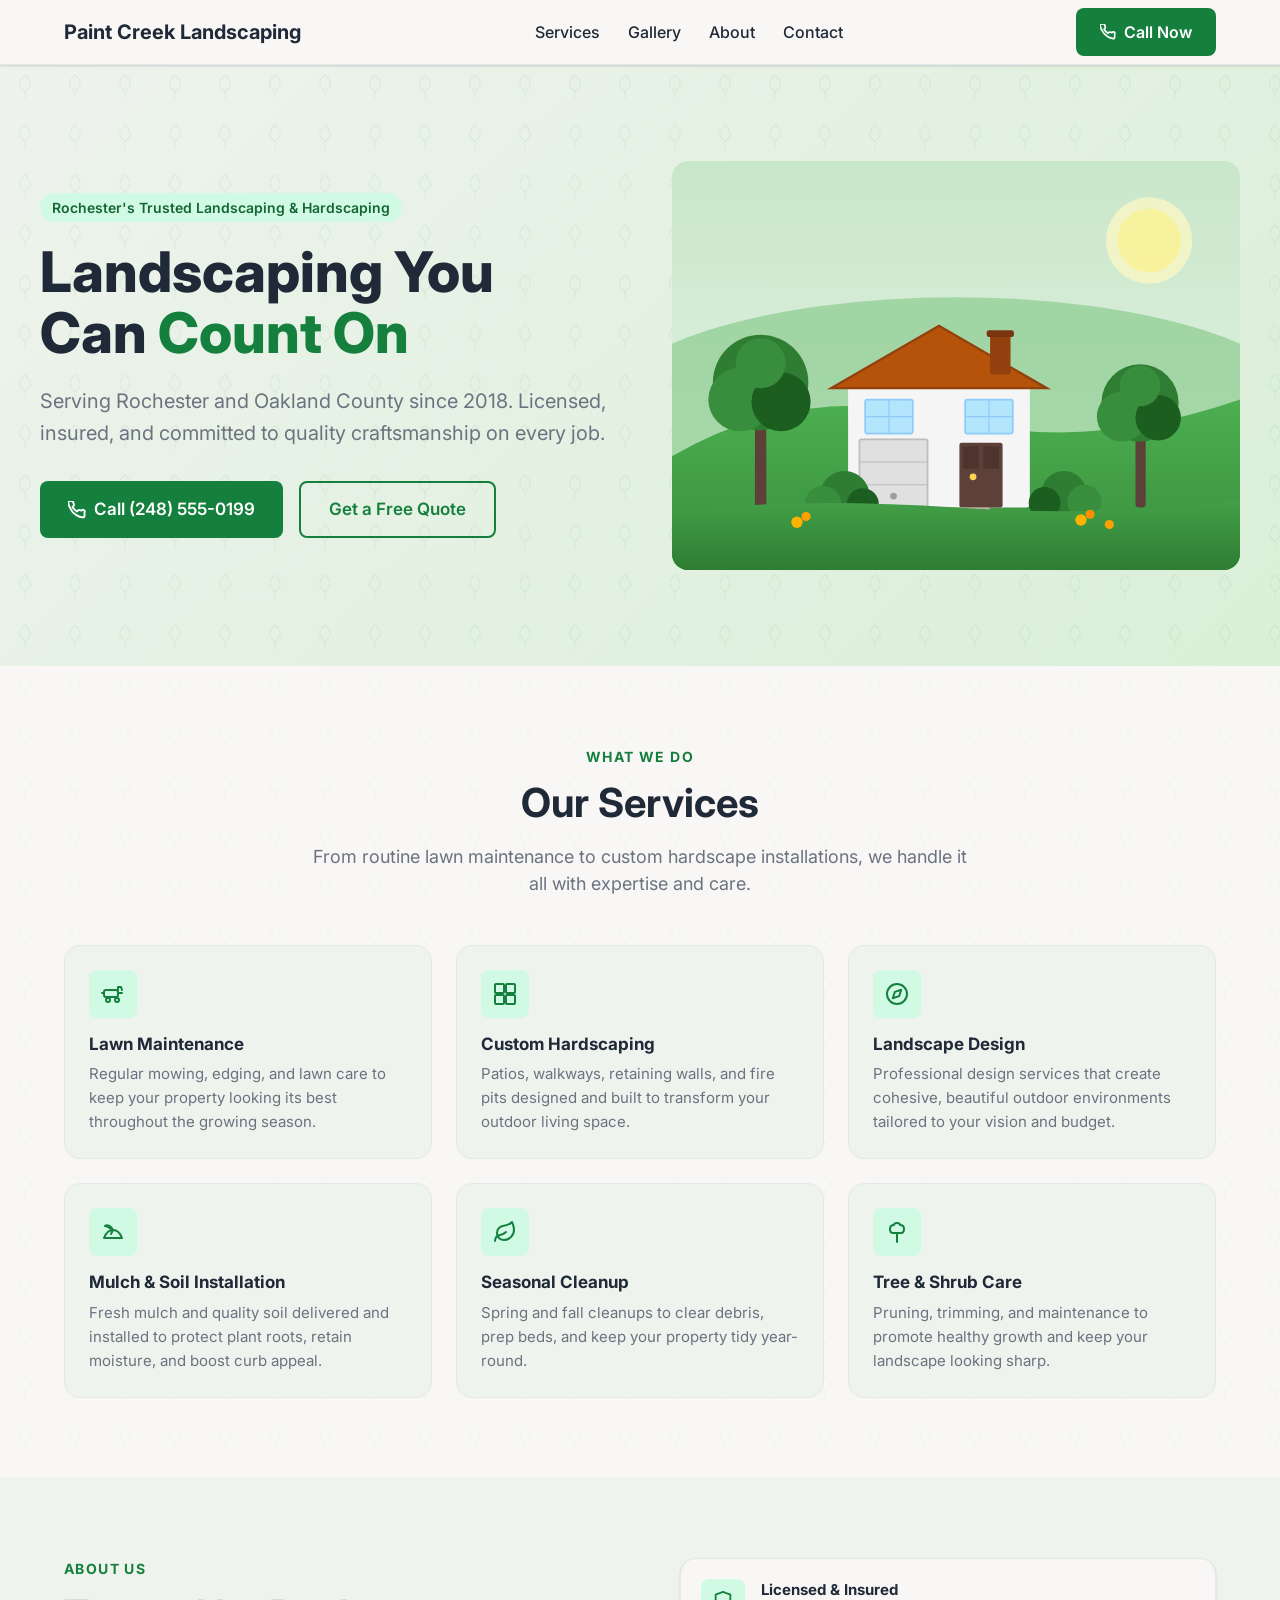
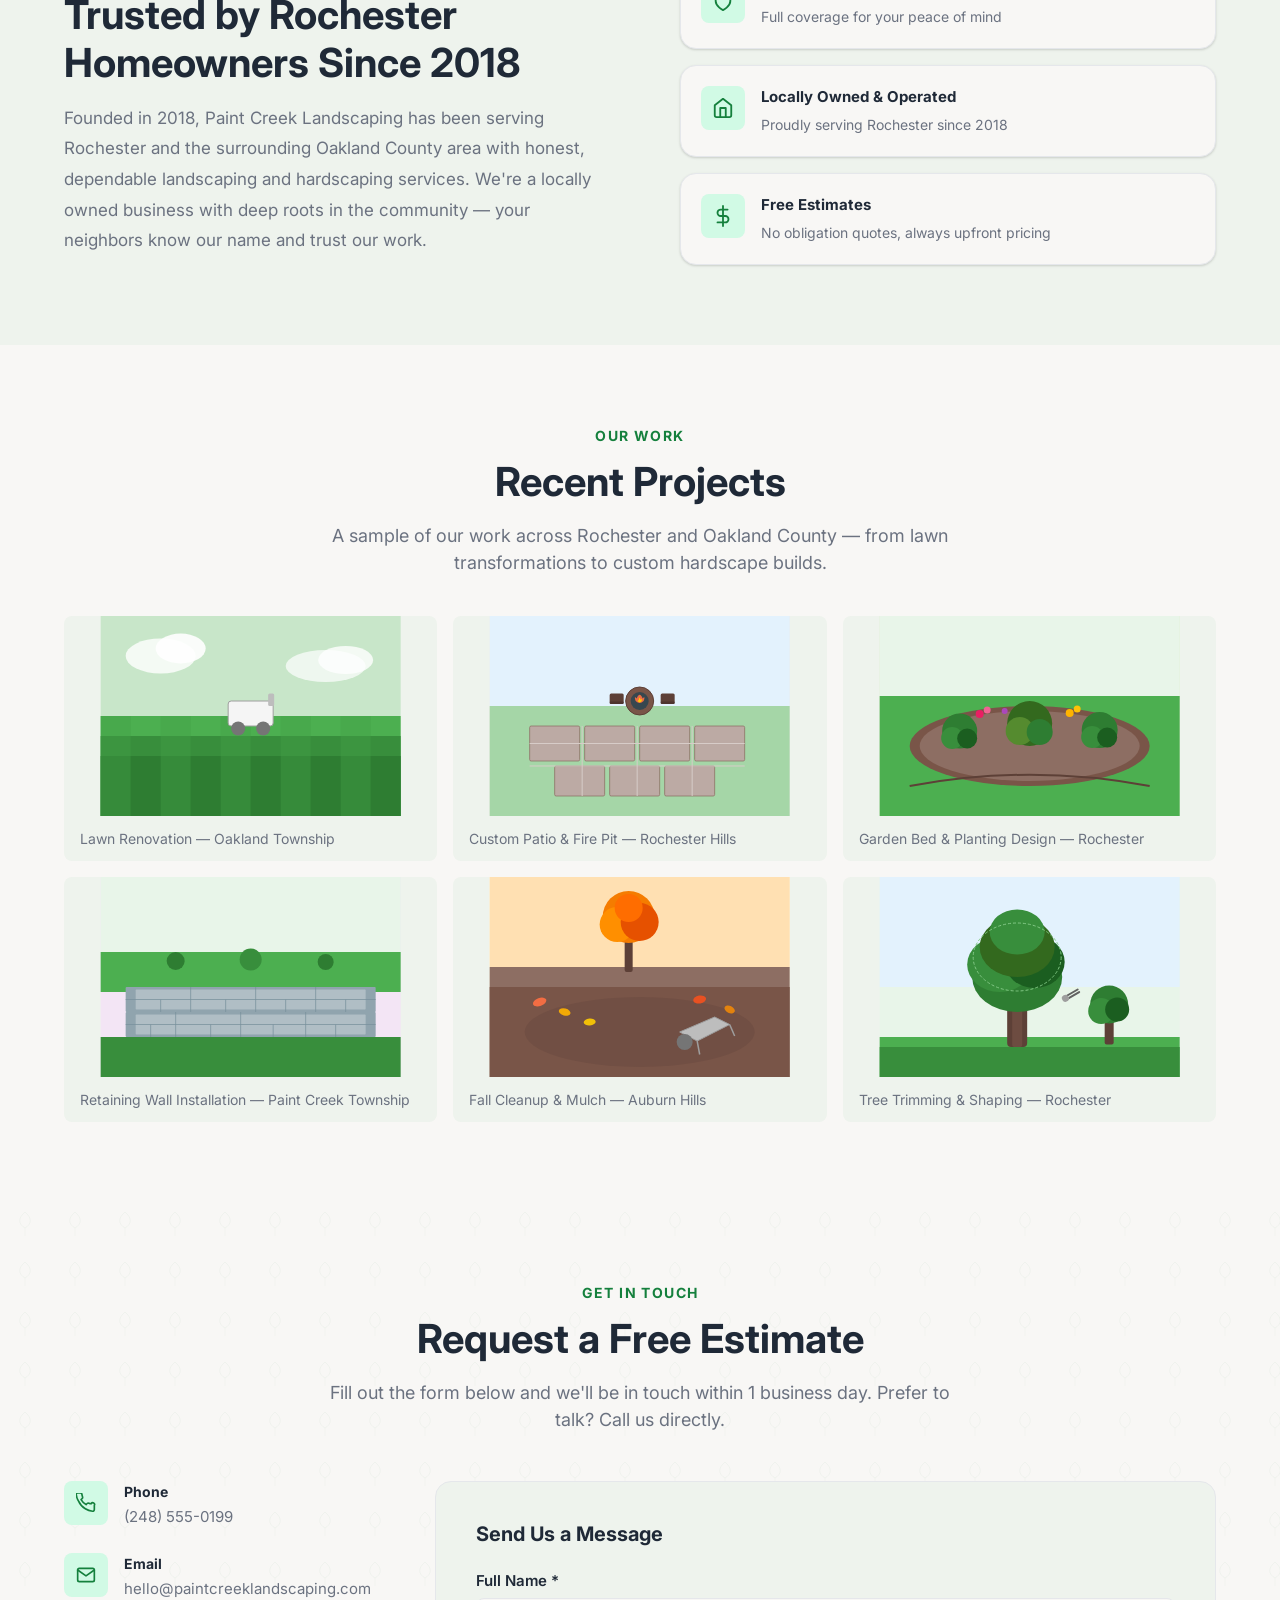
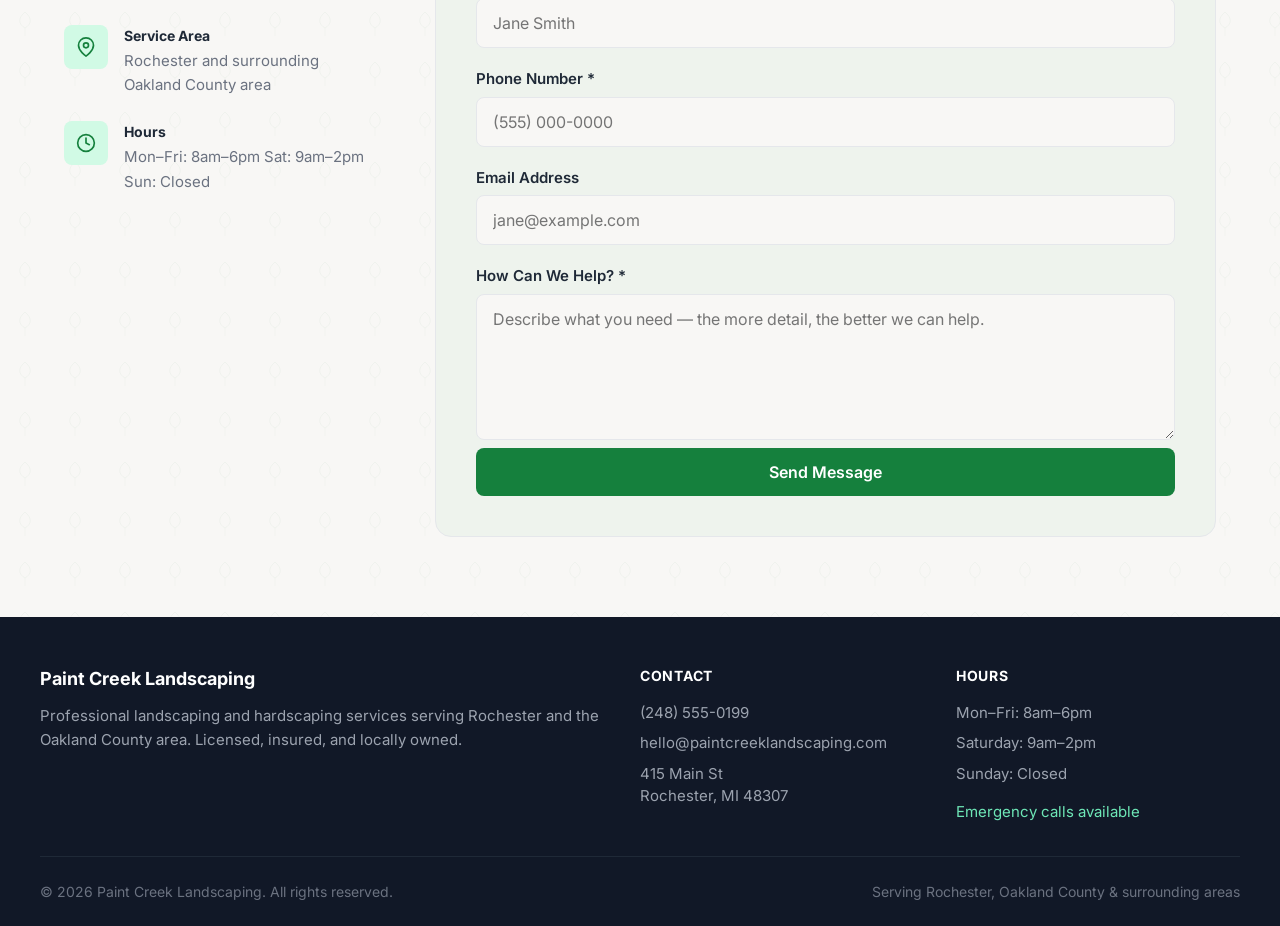
<file: index.html>
<!DOCTYPE html>
<html lang="en">
<head>
  <meta charset="UTF-8">
  <meta name="viewport" content="width=device-width, initial-scale=1.0">
  <meta http-equiv="X-UA-Compatible" content="IE=edge">

  <!-- ═══════════════════════════════════════════════════════
       PRIMARY META — update all [bracket] values per client
       ═══════════════════════════════════════════════════════ -->
  <title>Paint Creek Landscaping | Landscaping in Rochester, MI</title>
  <meta name="description" content="Paint Creek Landscaping offers professional landscaping in Rochester and surrounding areas. Transforming Oakland County outdoor spaces with reliable, high-quality landscape design and maintenance. Call (248) 555-0199 for a free estimate.">
  <meta name="keywords" content="landscaping Rochester, hardscaping Rochester, landscaping company near me, Rochester MI landscaping">
  <meta name="author" content="Paint Creek Landscaping">
  <!-- Canonical is set dynamically by main.js; replace with static tag in production:
       <link rel="canonical" href="https://paintcreeklandscaping.com/"> -->

  <!-- Open Graph -->
  <meta property="og:type" content="website">
  <meta property="og:url" content="https://paintcreeklandscaping.com/">
  <meta property="og:title" content="Paint Creek Landscaping | Landscaping in Rochester, MI">
  <meta property="og:description" content="Paint Creek Landscaping offers professional landscaping in Rochester and surrounding areas. Transforming Oakland County outdoor spaces with reliable, high-quality landscape design and maintenance.">
  <meta property="og:image" content="https://paintcreeklandscaping.com/images/og-image.jpg">
  <meta property="og:image:width" content="1200">
  <meta property="og:image:height" content="630">
  <meta property="og:site_name" content="Paint Creek Landscaping">
  <meta property="og:locale" content="en_US">

  <!-- Twitter Card -->
  <meta name="twitter:card" content="summary_large_image">
  <meta name="twitter:url" content="https://paintcreeklandscaping.com/">
  <meta name="twitter:title" content="Paint Creek Landscaping | Landscaping in Rochester, MI">
  <meta name="twitter:description" content="Paint Creek Landscaping offers professional landscaping in Rochester and surrounding areas. Transforming Oakland County outdoor spaces with reliable, high-quality landscape design and maintenance.">
  <meta name="twitter:image" content="https://paintcreeklandscaping.com/images/og-image.jpg">

  <!-- Favicon -->
  <link rel="icon" type="image/svg+xml" href="/favicon.svg">
  <link rel="apple-touch-icon" href="/apple-touch-icon.png">
  <meta name="theme-color" content="#15803d">

  <!-- Fonts — Inter from Google Fonts (non-render-blocking; swap handled by main.js) -->
  <link rel="preconnect" href="https://fonts.googleapis.com">
  <link rel="preconnect" href="https://fonts.gstatic.com" crossorigin>
  <link id="google-fonts" rel="preload"
        href="https://fonts.googleapis.com/css2?family=Inter:wght@400;500;600;700;800&display=swap"
        as="style">
  <noscript>
    <link href="https://fonts.googleapis.com/css2?family=Inter:wght@400;500;600;700;800&display=swap" rel="stylesheet">
  </noscript>

  <!-- Styles -->
  <link rel="stylesheet" href="/css/reset.css">
  <link rel="stylesheet" href="/css/style.css">

  <!-- LocalBusiness JSON-LD Schema -->
  <script type="application/ld+json">
  {
    "@context": "https://schema.org",
    "@type": "LocalBusiness",
    "name": "Paint Creek Landscaping",
    "image": "https://paintcreeklandscaping.com/apple-touch-icon.png",
    "@id": "https://paintcreeklandscaping.com",
    "url": "https://paintcreeklandscaping.com",
    "telephone": "+12485550199",
    "email": "hello@paintcreeklandscaping.com",
    "address": {
      "@type": "PostalAddress",
      "streetAddress": "415 Main St",
      "addressLocality": "Rochester",
      "addressRegion": "MI",
      "postalCode": "48307",
      "addressCountry": "US"
    },
    "geo": {
      "@type": "GeoCoordinates",
      "latitude": 42.6806,
      "longitude": -83.1338
    },
    "openingHoursSpecification": [
      {
        "@type": "OpeningHoursSpecification",
        "dayOfWeek": ["Monday","Tuesday","Wednesday","Thursday","Friday"],
        "opens": "08:00",
        "closes": "18:00"
      }
    ],
    "priceRange": "$$",
    "areaServed": {
      "@type": "City",
      "name": "Rochester"
    },
    "sameAs": []
  }
  </script>
</head>

<body>

  <!-- ═══════════════════════════════════════
       NAVIGATION
       ═══════════════════════════════════════ -->
  <header>
    <nav class="site-nav" aria-label="Main navigation">
      <div class="container nav-inner">

        <a href="/" class="nav-logo" aria-label="Paint Creek Landscaping — Home">
          Paint Creek Landscaping
        </a>

        <!-- Desktop links -->
        <ul class="nav-links" role="list">
          <li><a href="#services" class="nav-link">Services</a></li>
          <li><a href="#gallery" class="nav-link">Gallery</a></li>
          <li><a href="#about" class="nav-link">About</a></li>
          <li><a href="#contact" class="nav-link">Contact</a></li>
        </ul>

        <!-- Desktop CTA -->
        <a href="tel:+12485550199" class="btn btn-primary nav-cta">
          <svg width="16" height="16" viewBox="0 0 24 24" fill="none" stroke="currentColor"
               stroke-width="2.5" stroke-linecap="round" stroke-linejoin="round" aria-hidden="true">
            <path d="M22 16.92v3a2 2 0 01-2.18 2 19.79 19.79 0 01-8.63-3.07A19.5 19.5 0 013.07 9.8 19.79 19.79 0 01.15 1.2 2 2 0 012.11 0h3a2 2 0 012 1.72c.127.96.361 1.903.7 2.81a2 2 0 01-.45 2.11L6.09 7.91a16 16 0 006 6l1.27-1.27a2 2 0 012.11-.45c.907.339 1.85.573 2.81.7A2 2 0 0122 14.92z"/>
          </svg>
          Call Now
        </a>

        <!-- Hamburger (mobile) -->
        <button class="hamburger" id="hamburger" type="button"
                aria-expanded="false" aria-controls="mobile-menu"
                aria-label="Open navigation menu">
          <span class="hamburger-line" aria-hidden="true"></span>
          <span class="hamburger-line" aria-hidden="true"></span>
          <span class="hamburger-line" aria-hidden="true"></span>
        </button>

      </div><!-- /nav-inner -->

      <!-- Mobile menu -->
      <div id="mobile-menu" class="nav-mobile-menu" role="navigation" aria-label="Mobile navigation">
        <a href="#services" class="nav-mobile-link">Services</a>
        <a href="#gallery" class="nav-mobile-link">Gallery</a>
        <a href="#about" class="nav-mobile-link">About</a>
        <a href="#contact" class="nav-mobile-link">Contact</a>
        <a href="tel:+12485550199" class="btn btn-primary nav-mobile-cta">
          Call Now — (248) 555-0199
        </a>
      </div>

    </nav>
  </header>

  <main>

    <!-- ═══════════════════════════════════════
         HERO
         ═══════════════════════════════════════ -->
    <section class="hero" aria-labelledby="hero-heading">
      <div class="hero-inner">

        <div class="hero-content">
          <span class="hero-badge">Rochester's Trusted Landscaping &amp; Hardscaping</span>
          <h1 class="hero-heading" id="hero-heading">
            Landscaping You Can <span>Count On</span>
          </h1>
          <p class="hero-sub">
            Serving Rochester and Oakland County since 2018. Licensed, insured, and committed to quality craftsmanship on every job.
          </p>
          <div class="hero-ctas">
            <a href="tel:+12485550199" class="btn btn-primary">
              <svg width="18" height="18" viewBox="0 0 24 24" fill="none" stroke="currentColor"
                   stroke-width="2.5" stroke-linecap="round" stroke-linejoin="round" aria-hidden="true">
                <path d="M22 16.92v3a2 2 0 01-2.18 2 19.79 19.79 0 01-8.63-3.07A19.5 19.5 0 013.07 9.8 19.79 19.79 0 01.15 1.2 2 2 0 012.11 0h3a2 2 0 012 1.72c.127.96.361 1.903.7 2.81a2 2 0 01-.45 2.11L6.09 7.91a16 16 0 006 6l1.27-1.27a2 2 0 012.11-.45c.907.339 1.85.573 2.81.7A2 2 0 0122 14.92z"/>
              </svg>
              Call (248) 555-0199
            </a>
            <a href="#contact" class="btn btn-outline">Get a Free Quote</a>
          </div>
        </div>

        <!-- Hero illustration -->
        <div class="hero-image-block" aria-hidden="true">
          <svg viewBox="0 0 500 360" width="100%" height="100%"
               preserveAspectRatio="xMidYMid slice"
               xmlns="http://www.w3.org/2000/svg" aria-hidden="true">
            <defs>
              <linearGradient id="sky" x1="0" y1="0" x2="0" y2="1">
                <stop offset="0%" stop-color="#c8e6c9"/>
                <stop offset="100%" stop-color="#e8f5e9"/>
              </linearGradient>
              <linearGradient id="hill1" x1="0" y1="0" x2="0" y2="1">
                <stop offset="0%" stop-color="#4caf50"/>
                <stop offset="100%" stop-color="#388e3c"/>
              </linearGradient>
              <linearGradient id="lawn" x1="0" y1="0" x2="0" y2="1">
                <stop offset="0%" stop-color="#43a047"/>
                <stop offset="100%" stop-color="#2e7d32"/>
              </linearGradient>
            </defs>

            <!-- Sky -->
            <rect width="500" height="360" fill="url(#sky)"/>

            <!-- Sun -->
            <circle cx="420" cy="70" r="38" fill="#fff9c4" opacity="0.7"/>
            <circle cx="420" cy="70" r="28" fill="#fff176" opacity="0.5"/>

            <!-- Distant hill -->
            <ellipse cx="250" cy="220" rx="310" ry="100" fill="#81c784" opacity="0.6"/>

            <!-- Mid hill -->
            <path d="M0 260 Q120 190 260 230 Q370 255 500 210 L500 360 L0 360 Z" fill="url(#hill1)"/>

            <!-- House body -->
            <rect x="155" y="195" width="160" height="110" rx="3" fill="#f5f5f5"/>

            <!-- House roof -->
            <polygon points="140,200 235,145 330,200" fill="#b45309"/>
            <polygon points="140,200 235,145 330,200" fill="none" stroke="#92400e" stroke-width="2"/>

            <!-- Chimney -->
            <rect x="280" y="152" width="18" height="36" rx="2" fill="#92400e"/>
            <rect x="277" y="149" width="24" height="6" rx="2" fill="#78350f"/>

            <!-- Garage door -->
            <rect x="165" y="245" width="60" height="60" rx="2" fill="#e0e0e0" stroke="#bdbdbd" stroke-width="1.5"/>
            <line x1="165" y1="265" x2="225" y2="265" stroke="#bdbdbd" stroke-width="1"/>
            <line x1="165" y1="285" x2="225" y2="285" stroke="#bdbdbd" stroke-width="1"/>
            <circle cx="195" cy="295" r="3" fill="#9e9e9e"/>

            <!-- Front door -->
            <rect x="253" y="248" width="38" height="57" rx="2" fill="#5d4037"/>
            <rect x="256" y="251" width="14" height="20" rx="1" fill="#4e342e"/>
            <rect x="274" y="251" width="14" height="20" rx="1" fill="#4e342e"/>
            <circle cx="265" cy="278" r="3" fill="#ffd54f"/>

            <!-- Windows -->
            <rect x="170" y="210" width="42" height="30" rx="2" fill="#b3e5fc" stroke="#90caf9" stroke-width="1.5"/>
            <line x1="191" y1="210" x2="191" y2="240" stroke="#90caf9" stroke-width="1"/>
            <line x1="170" y1="225" x2="212" y2="225" stroke="#90caf9" stroke-width="1"/>
            <rect x="258" y="210" width="42" height="30" rx="2" fill="#b3e5fc" stroke="#90caf9" stroke-width="1.5"/>
            <line x1="279" y1="210" x2="279" y2="240" stroke="#90caf9" stroke-width="1"/>
            <line x1="258" y1="225" x2="300" y2="225" stroke="#90caf9" stroke-width="1"/>

            <!-- Stone path -->
            <ellipse cx="235" cy="318" rx="22" ry="10" fill="#b0bec5" opacity="0.9"/>
            <ellipse cx="235" cy="338" rx="26" ry="11" fill="#9e9e9e" opacity="0.8"/>
            <ellipse cx="235" cy="358" rx="30" ry="12" fill="#90a4ae" opacity="0.7"/>

            <!-- Patio / front step -->
            <rect x="220" y="305" width="60" height="10" rx="2" fill="#bcaaa4"/>

            <!-- Shrubs left -->
            <circle cx="152" cy="295" r="22" fill="#2e7d32"/>
            <circle cx="133" cy="302" r="16" fill="#388e3c"/>
            <circle cx="168" cy="302" r="14" fill="#1b5e20"/>

            <!-- Shrubs right -->
            <circle cx="345" cy="293" r="20" fill="#2e7d32"/>
            <circle cx="363" cy="300" r="15" fill="#388e3c"/>
            <circle cx="328" cy="301" r="14" fill="#1b5e20"/>

            <!-- Tree left -->
            <rect x="73" y="220" width="10" height="85" rx="3" fill="#5d4037"/>
            <circle cx="78" cy="195" r="42" fill="#2e7d32"/>
            <circle cx="60" cy="210" r="28" fill="#388e3c"/>
            <circle cx="96" cy="212" r="26" fill="#1b5e20"/>
            <circle cx="78" cy="178" r="22" fill="#388e3c"/>

            <!-- Tree right -->
            <rect x="408" y="235" width="9" height="70" rx="3" fill="#5d4037"/>
            <circle cx="412" cy="213" r="34" fill="#2e7d32"/>
            <circle cx="396" cy="225" r="22" fill="#388e3c"/>
            <circle cx="428" cy="226" r="20" fill="#1b5e20"/>
            <circle cx="412" cy="198" r="18" fill="#388e3c"/>

            <!-- Foreground lawn -->
            <path d="M0 310 Q100 295 250 305 Q380 314 500 298 L500 360 L0 360 Z" fill="url(#lawn)"/>

            <!-- Flower accents -->
            <circle cx="110" cy="318" r="5" fill="#ffb300"/>
            <circle cx="118" cy="313" r="4" fill="#ffa000"/>
            <circle cx="360" cy="316" r="5" fill="#ffb300"/>
            <circle cx="368" cy="311" r="4" fill="#ff8f00"/>
            <circle cx="385" cy="320" r="4" fill="#ffa000"/>
          </svg>
        </div>

      </div>
    </section>

    <!-- ═══════════════════════════════════════
         SERVICES
         ═══════════════════════════════════════ -->
    <section class="services" id="services" aria-labelledby="services-heading">
      <div class="container">

        <div class="services-header text-center">
          <span class="section-label">What We Do</span>
          <h2 class="section-heading" id="services-heading">Our Services</h2>
          <p class="section-subheading">
            From routine lawn maintenance to custom hardscape installations, we handle it all with expertise and care.
          </p>
        </div>

        <div class="services-grid">

          <!-- Service 1 -->
          <div class="service-card">
            <div class="service-icon" aria-hidden="true">
              <!-- Lawnmower -->
              <svg viewBox="0 0 24 24" fill="none" stroke="currentColor" stroke-width="2"
                   stroke-linecap="round" stroke-linejoin="round">
                <rect x="3" y="8" width="14" height="7" rx="2"/>
                <circle cx="7" cy="18" r="2"/><circle cx="16" cy="18" r="2"/>
                <path d="M17 8V5h3l1 3"/>
                <path d="M3 11H1M21 11h-4"/>
              </svg>
            </div>
            <h3 class="service-name">Lawn Maintenance</h3>
            <p class="service-desc">Regular mowing, edging, and lawn care to keep your property looking its best throughout the growing season.</p>
          </div>

          <!-- Service 2 -->
          <div class="service-card">
            <div class="service-icon" aria-hidden="true">
              <!-- Patio / stone pavers -->
              <svg viewBox="0 0 24 24" fill="none" stroke="currentColor" stroke-width="2"
                   stroke-linecap="round" stroke-linejoin="round">
                <rect x="2" y="2" width="9" height="9" rx="1"/>
                <rect x="13" y="2" width="9" height="9" rx="1"/>
                <rect x="2" y="13" width="9" height="9" rx="1"/>
                <rect x="13" y="13" width="9" height="9" rx="1"/>
              </svg>
            </div>
            <h3 class="service-name">Custom Hardscaping</h3>
            <p class="service-desc">Patios, walkways, retaining walls, and fire pits designed and built to transform your outdoor living space.</p>
          </div>

          <!-- Service 3 -->
          <div class="service-card">
            <div class="service-icon" aria-hidden="true">
              <!-- Compass / design -->
              <svg viewBox="0 0 24 24" fill="none" stroke="currentColor" stroke-width="2"
                   stroke-linecap="round" stroke-linejoin="round">
                <circle cx="12" cy="12" r="10"/>
                <polygon points="16.24,7.76 14.12,14.12 7.76,16.24 9.88,9.88"/>
              </svg>
            </div>
            <h3 class="service-name">Landscape Design</h3>
            <p class="service-desc">Professional design services that create cohesive, beautiful outdoor environments tailored to your vision and budget.</p>
          </div>

          <!-- Service 4 -->
          <div class="service-card">
            <div class="service-icon" aria-hidden="true">
              <!-- Mulch mound with leaf -->
              <svg viewBox="0 0 24 24" fill="none" stroke="currentColor" stroke-width="2"
                   stroke-linecap="round" stroke-linejoin="round">
                <path d="M3 18 Q6 10 12 10 Q18 10 21 18 Z"/>
                <path d="M12 10 C10 6 6 4 4 6 C6 6 9 8 12 10Z"/>
                <line x1="12" y1="10" x2="10" y2="14"/>
              </svg>
            </div>
            <h3 class="service-name">Mulch &amp; Soil Installation</h3>
            <p class="service-desc">Fresh mulch and quality soil delivered and installed to protect plant roots, retain moisture, and boost curb appeal.</p>
          </div>

          <!-- Service 5 -->
          <div class="service-card">
            <div class="service-icon" aria-hidden="true">
              <!-- Leaf / seasonal cleanup -->
              <svg viewBox="0 0 24 24" fill="none" stroke="currentColor" stroke-width="2"
                   stroke-linecap="round" stroke-linejoin="round">
                <path d="M11 20A7 7 0 0 1 9.8 6.1C15.5 5 17 4.48 19 2c1 2 2 4.18 2 8 0 5.5-4.78 10-10 10z"/>
                <path d="M2 21c0-3 1.85-5.36 5.08-6C9.5 14.52 12 13 13 12"/>
              </svg>
            </div>
            <h3 class="service-name">Seasonal Cleanup</h3>
            <p class="service-desc">Spring and fall cleanups to clear debris, prep beds, and keep your property tidy year-round.</p>
          </div>

          <!-- Service 6 -->
          <div class="service-card">
            <div class="service-icon" aria-hidden="true">
              <!-- Tree with rounded canopy -->
              <svg viewBox="0 0 24 24" fill="none" stroke="currentColor" stroke-width="2"
                   stroke-linecap="round" stroke-linejoin="round">
                <line x1="12" y1="22" x2="12" y2="13"/>
                <path d="M8 13 Q5 13 5 9 Q5 5 9 5 Q9 3 12 3 Q15 3 15 5 Q19 5 19 9 Q19 13 16 13 Z"/>
              </svg>
            </div>
            <h3 class="service-name">Tree &amp; Shrub Care</h3>
            <p class="service-desc">Pruning, trimming, and maintenance to promote healthy growth and keep your landscape looking sharp.</p>
          </div>

        </div><!-- /services-grid -->
      </div>
    </section>

    <!-- ═══════════════════════════════════════
         ABOUT / TRUST BAR
         ═══════════════════════════════════════ -->
    <section class="about" id="about" aria-labelledby="about-heading">
      <div class="container about-inner">

        <div class="about-content">
          <span class="section-label">About Us</span>
          <h2 class="section-heading" id="about-heading">
            Trusted by Rochester Homeowners Since 2018
          </h2>
          <p class="about-text">
            Founded in 2018, Paint Creek Landscaping has been serving Rochester and the surrounding Oakland County area with honest, dependable landscaping and hardscaping services. We're a locally owned business with deep roots in the community — your neighbors know our name and trust our work.
          </p>
        </div>

        <div class="trust-badges">

          <div class="trust-badge">
            <div class="trust-badge-icon" aria-hidden="true">
              <svg viewBox="0 0 24 24" fill="none" stroke="currentColor" stroke-width="2"
                   stroke-linecap="round" stroke-linejoin="round">
                <path d="M12 22s8-4 8-10V5l-8-3-8 3v7c0 6 8 10 8 10z"/>
              </svg>
            </div>
            <div class="trust-badge-text">
              <strong>Licensed &amp; Insured</strong>
              <span>Full coverage for your peace of mind</span>
            </div>
          </div>

          <div class="trust-badge">
            <div class="trust-badge-icon" aria-hidden="true">
              <svg viewBox="0 0 24 24" fill="none" stroke="currentColor" stroke-width="2"
                   stroke-linecap="round" stroke-linejoin="round">
                <path d="M3 9l9-7 9 7v11a2 2 0 01-2 2H5a2 2 0 01-2-2z"/>
                <polyline points="9,22 9,12 15,12 15,22"/>
              </svg>
            </div>
            <div class="trust-badge-text">
              <strong>Locally Owned &amp; Operated</strong>
              <span>Proudly serving Rochester since 2018</span>
            </div>
          </div>

          <div class="trust-badge">
            <div class="trust-badge-icon" aria-hidden="true">
              <svg viewBox="0 0 24 24" fill="none" stroke="currentColor" stroke-width="2"
                   stroke-linecap="round" stroke-linejoin="round">
                <line x1="12" y1="1" x2="12" y2="23"/>
                <path d="M17 5H9.5a3.5 3.5 0 000 7h5a3.5 3.5 0 010 7H6"/>
              </svg>
            </div>
            <div class="trust-badge-text">
              <strong>Free Estimates</strong>
              <span>No obligation quotes, always upfront pricing</span>
            </div>
          </div>

        </div><!-- /trust-badges -->
      </div>
    </section>

    <!-- ═══════════════════════════════════════
         GALLERY
         ═══════════════════════════════════════ -->
    <section class="gallery" id="gallery" aria-labelledby="gallery-heading">
      <div class="container">
        <div class="text-center" style="margin-bottom:2.5rem;">
          <span class="section-label">Our Work</span>
          <h2 class="section-heading" id="gallery-heading">Recent Projects</h2>
          <p class="section-subheading">A sample of our work across Rochester and Oakland County — from lawn transformations to custom hardscape builds.</p>
        </div>

        <div class="gallery-grid">

          <!-- 1: Lawn renovation -->
          <figure>
            <svg viewBox="0 0 600 400" xmlns="http://www.w3.org/2000/svg" aria-hidden="true">
              <rect width="600" height="400" fill="#c8e6c9"/>
              <rect x="0" y="200" width="600" height="200" fill="#4caf50"/>
              <rect x="0" y="240" width="600" height="160" fill="#388e3c"/>
              <rect x="0" y="280" width="600" height="120" fill="#2e7d32"/>
              <!-- Stripes -->
              <rect x="0" y="200" width="60" height="200" fill="#43a047" opacity="0.4"/>
              <rect x="120" y="200" width="60" height="200" fill="#43a047" opacity="0.4"/>
              <rect x="240" y="200" width="60" height="200" fill="#43a047" opacity="0.4"/>
              <rect x="360" y="200" width="60" height="200" fill="#43a047" opacity="0.4"/>
              <rect x="480" y="200" width="60" height="200" fill="#43a047" opacity="0.4"/>
              <!-- Sky clouds -->
              <ellipse cx="120" cy="80" rx="70" ry="35" fill="white" opacity="0.8"/>
              <ellipse cx="160" cy="65" rx="50" ry="30" fill="white" opacity="0.9"/>
              <ellipse cx="450" cy="100" rx="80" ry="32" fill="white" opacity="0.7"/>
              <ellipse cx="490" cy="88" rx="55" ry="28" fill="white" opacity="0.8"/>
              <!-- Mower outline -->
              <rect x="255" y="170" width="90" height="50" rx="6" fill="#f5f5f5" stroke="#9e9e9e" stroke-width="2"/>
              <circle cx="275" cy="225" r="14" fill="#757575"/>
              <circle cx="325" cy="225" r="14" fill="#757575"/>
              <rect x="335" y="155" width="12" height="25" rx="3" fill="#bdbdbd"/>
            </svg>
            <figcaption>Lawn Renovation — Oakland Township</figcaption>
          </figure>

          <!-- 2: Custom patio -->
          <figure>
            <svg viewBox="0 0 600 400" xmlns="http://www.w3.org/2000/svg" aria-hidden="true">
              <rect width="600" height="400" fill="#efebe9"/>
              <!-- Sky -->
              <rect width="600" height="180" fill="#e3f2fd"/>
              <!-- Ground -->
              <rect y="180" width="600" height="220" fill="#a5d6a7"/>
              <!-- Patio stones -->
              <g fill="#bcaaa4" stroke="#8d6e63" stroke-width="1.5">
                <rect x="80" y="220" width="100" height="70" rx="3"/>
                <rect x="190" y="220" width="100" height="70" rx="3"/>
                <rect x="300" y="220" width="100" height="70" rx="3"/>
                <rect x="410" y="220" width="100" height="70" rx="3"/>
                <rect x="130" y="300" width="100" height="60" rx="3"/>
                <rect x="240" y="300" width="100" height="60" rx="3"/>
                <rect x="350" y="300" width="100" height="60" rx="3"/>
              </g>
              <!-- Grout lines (lighter) -->
              <g stroke="#d7ccc8" stroke-width="2" fill="none">
                <line x1="80" y1="255" x2="510" y2="255"/>
                <line x1="80" y1="300" x2="510" y2="300"/>
                <line x1="185" y1="220" x2="185" y2="360"/>
                <line x1="295" y1="220" x2="295" y2="360"/>
                <line x1="405" y1="220" x2="405" y2="360"/>
              </g>
              <!-- Fire pit -->
              <circle cx="300" cy="170" r="28" fill="#795548" stroke="#5d4037" stroke-width="2"/>
              <circle cx="300" cy="170" r="18" fill="#37474f"/>
              <path d="M294 165 Q300 150 306 165 Q312 158 308 170 Q300 178 292 170 Q288 158 294 165Z" fill="#ff7043" opacity="0.9"/>
              <path d="M298 168 Q300 158 302 168 Q306 163 304 170 Q300 175 296 170Z" fill="#ffcc02"/>
              <!-- Chairs -->
              <rect x="240" y="155" width="28" height="20" rx="3" fill="#5d4037"/>
              <rect x="240" y="171" width="28" height="5" rx="2" fill="#4e342e"/>
              <rect x="342" y="155" width="28" height="20" rx="3" fill="#5d4037"/>
              <rect x="342" y="171" width="28" height="5" rx="2" fill="#4e342e"/>
            </svg>
            <figcaption>Custom Patio &amp; Fire Pit — Rochester Hills</figcaption>
          </figure>

          <!-- 3: Garden bed / planting -->
          <figure>
            <svg viewBox="0 0 600 400" xmlns="http://www.w3.org/2000/svg" aria-hidden="true">
              <rect width="600" height="400" fill="#dcedc8"/>
              <!-- Sky -->
              <rect width="600" height="160" fill="#e8f5e9"/>
              <!-- Lawn -->
              <rect y="160" width="600" height="240" fill="#4caf50"/>
              <!-- Mulch bed -->
              <ellipse cx="300" cy="260" rx="240" ry="80" fill="#795548"/>
              <ellipse cx="300" cy="260" rx="220" ry="70" fill="#8d6e63"/>
              <!-- Plants / shrubs -->
              <circle cx="160" cy="230" r="35" fill="#2e7d32"/>
              <circle cx="145" cy="244" r="22" fill="#388e3c"/>
              <circle cx="175" cy="245" r="20" fill="#1b5e20"/>
              <circle cx="300" cy="215" r="45" fill="#33691e"/>
              <circle cx="280" cy="230" r="28" fill="#558b2f"/>
              <circle cx="320" cy="232" r="26" fill="#2e7d32"/>
              <circle cx="440" cy="228" r="36" fill="#2e7d32"/>
              <circle cx="425" cy="242" r="22" fill="#388e3c"/>
              <circle cx="455" cy="243" r="20" fill="#1b5e20"/>
              <!-- Flowers -->
              <circle cx="200" cy="196" r="8" fill="#e91e63"/>
              <circle cx="215" cy="188" r="7" fill="#f06292"/>
              <circle cx="380" cy="194" r="8" fill="#ffb300"/>
              <circle cx="395" cy="186" r="7" fill="#ffc107"/>
              <circle cx="250" cy="190" r="6" fill="#ab47bc"/>
              <!-- Border edging -->
              <path d="M60 340 Q300 295 540 340" fill="none" stroke="#5d4037" stroke-width="4"/>
            </svg>
            <figcaption>Garden Bed &amp; Planting Design — Rochester</figcaption>
          </figure>

          <!-- 4: Retaining wall -->
          <figure>
            <svg viewBox="0 0 600 400" xmlns="http://www.w3.org/2000/svg" aria-hidden="true">
              <rect width="600" height="400" fill="#f3e5f5"/>
              <!-- Sky -->
              <rect width="600" height="160" fill="#e8f5e9"/>
              <!-- Upper lawn -->
              <rect y="150" width="600" height="80" fill="#4caf50"/>
              <!-- Wall face - two tiers -->
              <rect x="50" y="220" width="500" height="50" rx="2" fill="#90a4ae"/>
              <rect x="70" y="225" width="460" height="40" rx="2" fill="#b0bec5"/>
              <!-- Stone joints tier 1 -->
              <g stroke="#78909c" stroke-width="1.5" fill="none">
                <line x1="50" y1="245" x2="550" y2="245"/>
                <line x1="180" y1="220" x2="180" y2="270"/>
                <line x1="310" y1="220" x2="310" y2="270"/>
                <line x1="430" y1="220" x2="430" y2="270"/>
                <line x1="120" y1="245" x2="120" y2="270"/>
                <line x1="250" y1="245" x2="250" y2="270"/>
                <line x1="370" y1="245" x2="370" y2="270"/>
                <line x1="490" y1="245" x2="490" y2="270"/>
              </g>
              <!-- Wall tier 2 -->
              <rect x="50" y="270" width="500" height="50" rx="2" fill="#90a4ae"/>
              <rect x="70" y="275" width="460" height="40" rx="2" fill="#b0bec5"/>
              <g stroke="#78909c" stroke-width="1.5" fill="none">
                <line x1="50" y1="295" x2="550" y2="295"/>
                <line x1="150" y1="270" x2="150" y2="320"/>
                <line x1="280" y1="270" x2="280" y2="320"/>
                <line x1="410" y1="270" x2="410" y2="320"/>
                <line x1="100" y1="295" x2="100" y2="320"/>
                <line x1="220" y1="295" x2="220" y2="320"/>
                <line x1="345" y1="295" x2="345" y2="320"/>
                <line x1="470" y1="295" x2="470" y2="320"/>
              </g>
              <!-- Lower lawn -->
              <rect y="320" width="600" height="80" fill="#388e3c"/>
              <!-- Plants on top of wall -->
              <circle cx="150" cy="168" r="18" fill="#2e7d32"/>
              <circle cx="300" cy="165" r="22" fill="#388e3c"/>
              <circle cx="450" cy="170" r="16" fill="#2e7d32"/>
            </svg>
            <figcaption>Retaining Wall Installation — Paint Creek Township</figcaption>
          </figure>

          <!-- 5: Mulch & cleanup -->
          <figure>
            <svg viewBox="0 0 600 400" xmlns="http://www.w3.org/2000/svg" aria-hidden="true">
              <rect width="600" height="400" fill="#fff8e1"/>
              <!-- Sky - autumn -->
              <rect width="600" height="180" fill="#ffe0b2"/>
              <!-- Ground -->
              <rect y="180" width="600" height="220" fill="#8d6e63"/>
              <!-- Mulch texture -->
              <rect y="220" width="600" height="180" fill="#795548"/>
              <!-- Fresh mulch bed highlight -->
              <ellipse cx="300" cy="310" rx="230" ry="70" fill="#6d4c41" opacity="0.6"/>
              <!-- Autumn tree -->
              <rect x="270" y="80" width="16" height="110" rx="4" fill="#5d4037"/>
              <circle cx="278" cy="80" r="52" fill="#f57c00"/>
              <circle cx="255" cy="95" r="35" fill="#ff8f00"/>
              <circle cx="300" cy="90" r="38" fill="#e65100"/>
              <circle cx="278" cy="62" r="28" fill="#ff6d00"/>
              <!-- Fallen leaves -->
              <ellipse cx="100" cy="250" rx="14" ry="8" fill="#ff7043" opacity="0.9" transform="rotate(-20,100,250)"/>
              <ellipse cx="150" cy="270" rx="12" ry="7" fill="#ffb300" opacity="0.9" transform="rotate(15,150,270)"/>
              <ellipse cx="420" cy="245" rx="13" ry="8" fill="#f4511e" opacity="0.9" transform="rotate(-10,420,245)"/>
              <ellipse cx="480" cy="265" rx="11" ry="7" fill="#ff8f00" opacity="0.8" transform="rotate(25,480,265)"/>
              <ellipse cx="200" cy="290" rx="12" ry="7" fill="#ffcc02" opacity="0.9" transform="rotate(-5,200,290)"/>
              <!-- Wheelbarrow -->
              <path d="M380 310 L450 280 L480 295 L415 328 Z" fill="#bdbdbd" stroke="#9e9e9e" stroke-width="2"/>
              <circle cx="390" cy="330" r="16" fill="#757575"/>
              <line x1="415" y1="328" x2="420" y2="355" stroke="#9e9e9e" stroke-width="3"/>
              <line x1="480" y1="295" x2="490" y2="318" stroke="#9e9e9e" stroke-width="3"/>
            </svg>
            <figcaption>Fall Cleanup &amp; Mulch — Auburn Hills</figcaption>
          </figure>

          <!-- 6: Tree trimming -->
          <figure>
            <svg viewBox="0 0 600 400" xmlns="http://www.w3.org/2000/svg" aria-hidden="true">
              <rect width="600" height="400" fill="#e8f5e9"/>
              <!-- Sky -->
              <rect width="600" height="220" fill="#e3f2fd"/>
              <!-- Ground -->
              <rect y="320" width="600" height="80" fill="#4caf50"/>
              <rect y="340" width="600" height="60" fill="#388e3c"/>
              <!-- Large tree trunk -->
              <rect x="255" y="200" width="40" height="140" rx="8" fill="#5d4037"/>
              <rect x="265" y="200" width="20" height="140" rx="4" fill="#6d4c41"/>
              <!-- Main canopy layers -->
              <ellipse cx="275" cy="200" rx="90" ry="70" fill="#2e7d32"/>
              <ellipse cx="240" cy="175" rx="65" ry="55" fill="#388e3c"/>
              <ellipse cx="310" cy="170" rx="60" ry="52" fill="#1b5e20"/>
              <ellipse cx="275" cy="140" rx="75" ry="60" fill="#33691e"/>
              <ellipse cx="275" cy="110" rx="55" ry="45" fill="#388e3c"/>
              <!-- Trimmed/neat shape highlight -->
              <ellipse cx="275" cy="160" rx="88" ry="68" fill="none" stroke="#81c784" stroke-width="2" stroke-dasharray="6,4"/>
              <!-- Smaller tree right -->
              <rect x="450" y="270" width="18" height="65" rx="4" fill="#5d4037"/>
              <circle cx="459" cy="255" r="38" fill="#2e7d32"/>
              <circle cx="443" cy="268" r="26" fill="#388e3c"/>
              <circle cx="475" cy="265" r="24" fill="#1b5e20"/>
              <!-- Pruning shears decorative -->
              <g transform="translate(370,240) rotate(-30)">
                <line x1="0" y1="0" x2="30" y2="0" stroke="#616161" stroke-width="4" stroke-linecap="round"/>
                <line x1="0" y1="6" x2="30" y2="6" stroke="#616161" stroke-width="4" stroke-linecap="round"/>
                <circle cx="0" cy="3" r="7" fill="#9e9e9e"/>
              </g>
            </svg>
            <figcaption>Tree Trimming &amp; Shaping — Rochester</figcaption>
          </figure>

        </div>
      </div>
    </section>

    <!-- ═══════════════════════════════════════
         TESTIMONIALS — uncomment when collected
         ═══════════════════════════════════════ -->
    <!--
    <section class="testimonials" id="testimonials" aria-labelledby="testimonials-heading">
      <div class="container">
        <div class="text-center" style="margin-bottom:0;">
          <span class="section-label">What Customers Say</span>
          <h2 class="section-heading" id="testimonials-heading">Real Reviews From Real Customers</h2>
        </div>

        <div class="testimonials-grid">

          <article class="testimonial-card">
            <blockquote>
              [Customer quote here — a genuine, specific review that mentions the work done and the outcome.]
            </blockquote>
            <p class="testimonial-meta">
              [Customer Name] — <span>[City, State]</span>
            </p>
          </article>

          <article class="testimonial-card">
            <blockquote>
              [Customer quote here — a genuine, specific review that mentions the work done and the outcome.]
            </blockquote>
            <p class="testimonial-meta">
              [Customer Name] — <span>[City, State]</span>
            </p>
          </article>

          <article class="testimonial-card">
            <blockquote>
              [Customer quote here — a genuine, specific review that mentions the work done and the outcome.]
            </blockquote>
            <p class="testimonial-meta">
              [Customer Name] — <span>[City, State]</span>
            </p>
          </article>

        </div>
      </div>
    </section>
    -->

    <!-- ═══════════════════════════════════════
         CONTACT
         ═══════════════════════════════════════ -->
    <section class="contact" id="contact" aria-labelledby="contact-heading">
      <div class="container">

        <div class="text-center" style="margin-bottom:3rem;">
          <span class="section-label">Get In Touch</span>
          <h2 class="section-heading" id="contact-heading">Request a Free Estimate</h2>
          <p class="section-subheading">
            Fill out the form below and we'll be in touch within 1 business day. Prefer to talk? Call us directly.
          </p>
        </div>

        <div class="contact-inner">

          <!-- Contact info sidebar -->
          <aside class="contact-info" aria-label="Contact information">

            <div class="contact-info-item">
              <div class="contact-info-icon" aria-hidden="true">
                <svg viewBox="0 0 24 24" fill="none" stroke="currentColor" stroke-width="2"
                     stroke-linecap="round" stroke-linejoin="round">
                  <path d="M22 16.92v3a2 2 0 01-2.18 2 19.79 19.79 0 01-8.63-3.07A19.5 19.5 0 013.07 9.8 19.79 19.79 0 01.15 1.2 2 2 0 012.11 0h3a2 2 0 012 1.72c.127.96.361 1.903.7 2.81a2 2 0 01-.45 2.11L6.09 7.91a16 16 0 006 6l1.27-1.27a2 2 0 012.11-.45c.907.339 1.85.573 2.81.7A2 2 0 0122 14.92z"/>
                </svg>
              </div>
              <div class="contact-info-text">
                <strong>Phone</strong>
                <a href="tel:+12485550199">(248) 555-0199</a>
              </div>
            </div>

            <div class="contact-info-item">
              <div class="contact-info-icon" aria-hidden="true">
                <svg viewBox="0 0 24 24" fill="none" stroke="currentColor" stroke-width="2"
                     stroke-linecap="round" stroke-linejoin="round">
                  <path d="M4 4h16c1.1 0 2 .9 2 2v12c0 1.1-.9 2-2 2H4c-1.1 0-2-.9-2-2V6c0-1.1.9-2 2-2z"/>
                  <polyline points="22,6 12,13 2,6"/>
                </svg>
              </div>
              <div class="contact-info-text">
                <strong>Email</strong>
                <a href="mailto:hello@paintcreeklandscaping.com">hello@paintcreeklandscaping.com</a>
              </div>
            </div>

            <div class="contact-info-item">
              <div class="contact-info-icon" aria-hidden="true">
                <svg viewBox="0 0 24 24" fill="none" stroke="currentColor" stroke-width="2"
                     stroke-linecap="round" stroke-linejoin="round">
                  <path d="M21 10c0 7-9 13-9 13S3 17 3 10a9 9 0 0118 0z"/>
                  <circle cx="12" cy="10" r="3"/>
                </svg>
              </div>
              <div class="contact-info-text">
                <strong>Service Area</strong>
                <span>Rochester and surrounding Oakland County area</span>
              </div>
            </div>

            <div class="contact-info-item">
              <div class="contact-info-icon" aria-hidden="true">
                <svg viewBox="0 0 24 24" fill="none" stroke="currentColor" stroke-width="2"
                     stroke-linecap="round" stroke-linejoin="round">
                  <circle cx="12" cy="12" r="10"/>
                  <polyline points="12,6 12,12 16,14"/>
                </svg>
              </div>
              <div class="contact-info-text">
                <strong>Hours</strong>
                <span>Mon–Fri: 8am–6pm</span>
                <span>Sat: 9am–2pm</span>
                <span>Sun: Closed</span>
              </div>
            </div>

          </aside>

          <!-- Contact form -->
          <div class="contact-form-wrap">
            <h3 class="form-heading">Send Us a Message</h3>

            <form action="https://api.web3forms.com/submit" method="POST" id="contact-form" novalidate>

              <!-- Web3Forms hidden fields -->
              <input type="hidden" name="access_key" value="YOUR_ACCESS_KEY_HERE">
              <input type="hidden" name="subject" value="New Contact Form Submission — Paint Creek Landscaping">
              <input type="hidden" name="redirect" value="false">
              <input type="hidden" name="from_name" value="Paint Creek Landscaping Website">

              <!-- Honeypot spam protection: CSS-hidden, not display:none -->
              <div class="visually-hidden" aria-hidden="true">
                <label for="botcheck">Leave this field empty</label>
                <input type="checkbox" id="botcheck" name="botcheck" tabindex="-1" autocomplete="off">
              </div>

              <div class="form-grid">

                <div class="form-field">
                  <label for="name">Full Name <span aria-hidden="true">*</span></label>
                  <input type="text" id="name" name="name"
                         autocomplete="name" required
                         placeholder="Jane Smith">
                </div>

                <div class="form-field">
                  <label for="phone">Phone Number <span aria-hidden="true">*</span></label>
                  <input type="tel" id="phone" name="phone"
                         autocomplete="tel" required
                         placeholder="(555) 000-0000">
                </div>

                <div class="form-field">
                  <label for="email">Email Address</label>
                  <input type="email" id="email" name="email"
                         autocomplete="email"
                         placeholder="jane@example.com">
                </div>

                <div class="form-field">
                  <label for="message">How Can We Help? <span aria-hidden="true">*</span></label>
                  <textarea id="message" name="message"
                            rows="5" required
                            placeholder="Describe what you need — the more detail, the better we can help."></textarea>
                </div>

              </div><!-- /form-grid -->

              <button type="submit" class="btn btn-primary form-submit" id="form-submit-btn">
                Send Message
              </button>

              <!-- Inline success / error result -->
              <div id="form-result" aria-live="polite" aria-atomic="true"></div>

            </form>
          </div><!-- /contact-form-wrap -->

        </div><!-- /contact-inner -->
      </div>
    </section>

  </main>

  <!-- ═══════════════════════════════════════
       FOOTER
       ═══════════════════════════════════════ -->
  <footer class="site-footer">
    <div class="footer-inner">

      <div class="footer-top">

        <div class="footer-brand">
          <p class="footer-brand-name">Paint Creek Landscaping</p>
          <p class="footer-tagline">
            Professional landscaping and hardscaping services serving Rochester and the Oakland County area. Licensed, insured, and locally owned.
          </p>
          <!-- Social links — unhide and populate when ready -->
          <div class="footer-social" aria-label="Social media links">
            <!--
            <a href="https://facebook.com/[page]" aria-label="Paint Creek Landscaping on Facebook" rel="noopener noreferrer" target="_blank">
              <svg width="18" height="18" viewBox="0 0 24 24" fill="currentColor" aria-hidden="true">
                <path d="M18 2h-3a5 5 0 00-5 5v3H7v4h3v8h4v-8h3l1-4h-4V7a1 1 0 011-1h3z"/>
              </svg>
            </a>
            -->
          </div>
        </div>

        <div class="footer-col">
          <p class="footer-col-heading">Contact</p>
          <ul class="footer-info-list">
            <li><a href="tel:+12485550199">(248) 555-0199</a></li>
            <li><a href="mailto:hello@paintcreeklandscaping.com">hello@paintcreeklandscaping.com</a></li>
            <li>415 Main St<br>Rochester, MI 48307</li>
          </ul>
        </div>

        <div class="footer-col">
          <p class="footer-col-heading">Hours</p>
          <ul class="footer-info-list">
            <li>Mon–Fri: 8am–6pm</li>
            <li>Saturday: 9am–2pm</li>
            <li>Sunday: Closed</li>
            <li style="margin-top:.5rem;color:#6ee7b7;">Emergency calls available</li>
          </ul>
        </div>

      </div><!-- /footer-top -->

      <div class="footer-bottom">
        <p>&copy; <span id="copyright-year"></span> Paint Creek Landscaping. All rights reserved.</p>
        <p>Serving Rochester, Oakland County &amp; surrounding areas</p>
      </div>

    </div><!-- /footer-inner -->
  </footer>

  <script src="/js/main.js"></script>
</body>
</html>
</file>
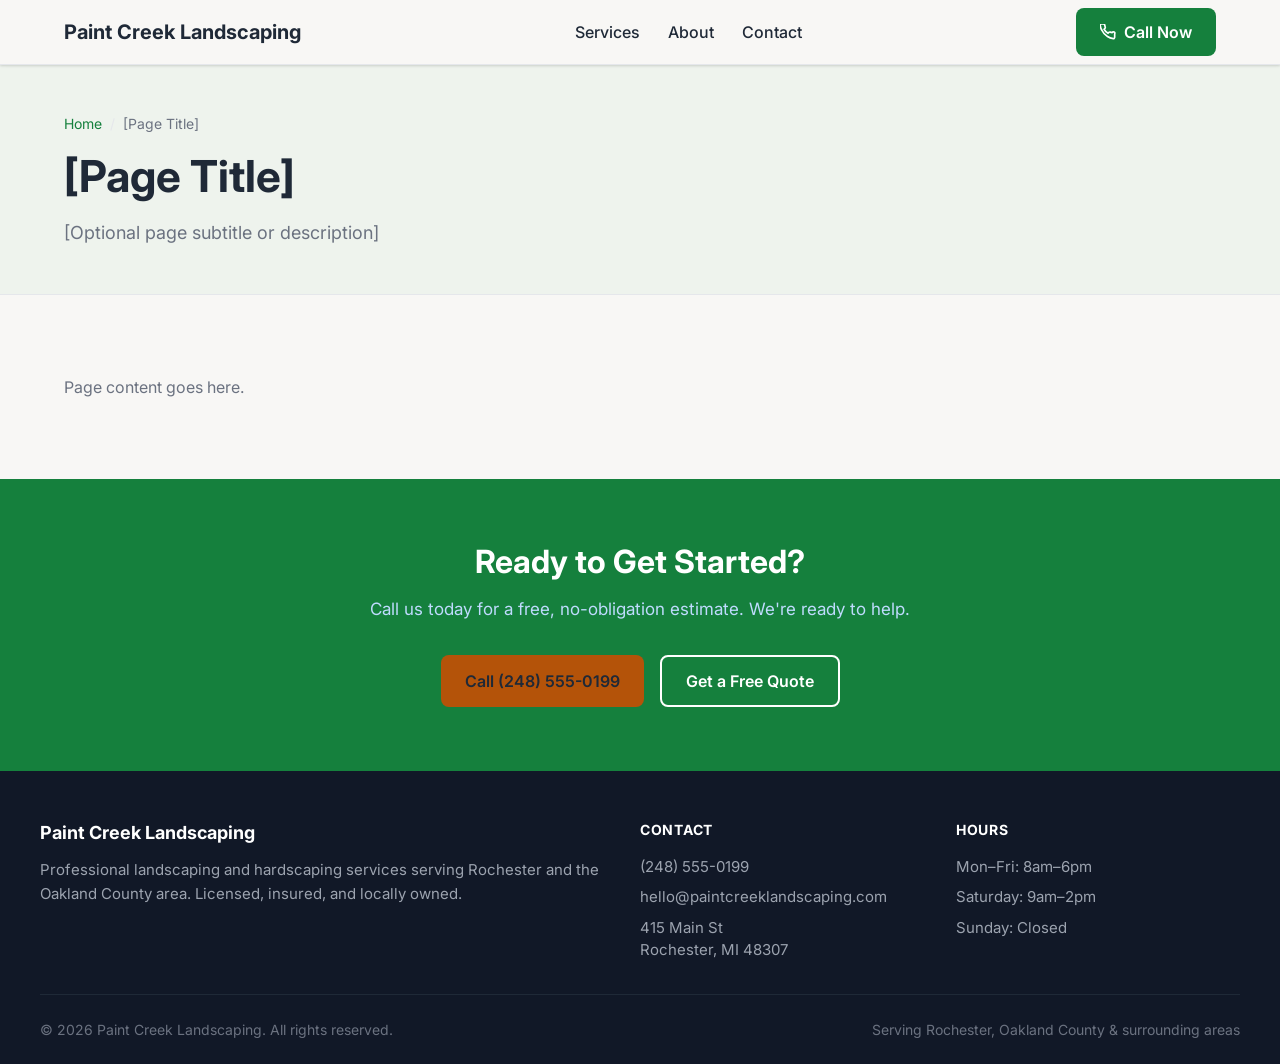
<file: page-template.html>
<!DOCTYPE html>
<html lang="en">
<head>
  <meta charset="UTF-8">
  <meta name="viewport" content="width=device-width, initial-scale=1.0">
  <meta http-equiv="X-UA-Compatible" content="IE=edge">

  <!-- Update title, description, and canonical per page -->
  <title>[Page Title] | Paint Creek Landscaping</title>
  <meta name="description" content="[Page-specific description — 150–160 characters.]">
  <link rel="canonical" href="https://paintcreeklandscaping.com/[page-slug]">

  <!-- Open Graph -->
  <meta property="og:type" content="website">
  <meta property="og:url" content="https://paintcreeklandscaping.com/[page-slug]">
  <meta property="og:title" content="[Page Title] | Paint Creek Landscaping">
  <meta property="og:description" content="[Page-specific description.]">
  <meta property="og:image" content="https://paintcreeklandscaping.com/images/og-image.jpg">

  <!-- Favicon -->
  <link rel="icon" type="image/svg+xml" href="/favicon.svg">
  <link rel="apple-touch-icon" href="/apple-touch-icon.png">
  <meta name="theme-color" content="#15803d">

  <!-- Fonts -->
  <link rel="preconnect" href="https://fonts.googleapis.com">
  <link rel="preconnect" href="https://fonts.gstatic.com" crossorigin>
  <link href="https://fonts.googleapis.com/css2?family=Inter:wght@400;500;600;700;800&display=swap" rel="stylesheet">

  <!-- Styles -->
  <link rel="stylesheet" href="/css/reset.css">
  <link rel="stylesheet" href="/css/style.css">
</head>

<body>

  <!-- Navigation — copy from index.html and keep identical -->
  <header>
    <nav class="site-nav" aria-label="Main navigation">
      <div class="container nav-inner">

        <a href="/" class="nav-logo" aria-label="Paint Creek Landscaping — Home">
          Paint Creek Landscaping
        </a>

        <ul class="nav-links" role="list">
          <li><a href="/#services" class="nav-link">Services</a></li>
          <li><a href="/#about" class="nav-link">About</a></li>
          <li><a href="/#contact" class="nav-link">Contact</a></li>
        </ul>

        <a href="tel:+12485550199" class="btn btn-primary nav-cta">
          <svg width="16" height="16" viewBox="0 0 24 24" fill="none" stroke="currentColor"
               stroke-width="2.5" stroke-linecap="round" stroke-linejoin="round" aria-hidden="true">
            <path d="M22 16.92v3a2 2 0 01-2.18 2 19.79 19.79 0 01-8.63-3.07A19.5 19.5 0 013.07 9.8 19.79 19.79 0 01.15 1.2 2 2 0 012.11 0h3a2 2 0 012 1.72c.127.96.361 1.903.7 2.81a2 2 0 01-.45 2.11L6.09 7.91a16 16 0 006 6l1.27-1.27a2 2 0 012.11-.45c.907.339 1.85.573 2.81.7A2 2 0 0122 14.92z"/>
          </svg>
          Call Now
        </a>

        <button class="hamburger" id="hamburger" type="button"
                aria-expanded="false" aria-controls="mobile-menu"
                aria-label="Open navigation menu">
          <span class="hamburger-line" aria-hidden="true"></span>
          <span class="hamburger-line" aria-hidden="true"></span>
          <span class="hamburger-line" aria-hidden="true"></span>
        </button>

      </div>

      <div id="mobile-menu" class="nav-mobile-menu" role="navigation" aria-label="Mobile navigation">
        <a href="/#services" class="nav-mobile-link">Services</a>
        <a href="/#about" class="nav-mobile-link">About</a>
        <a href="/#contact" class="nav-mobile-link">Contact</a>
        <a href="tel:+12485550199" class="btn btn-primary nav-mobile-cta">
          Call Now — (248) 555-0199
        </a>
      </div>
    </nav>
  </header>

  <main>

    <!-- Page hero / banner -->
    <section style="padding:3rem 1.5rem; background-color:var(--color-bg-alt); border-bottom:1px solid var(--color-border);">
      <div class="container">
        <!-- Breadcrumb -->
        <nav aria-label="Breadcrumb" style="margin-bottom:1rem;">
          <ol style="display:flex;gap:.5rem;font-size:.875rem;color:var(--color-text-light);list-style:none;">
            <li><a href="/" style="color:var(--color-primary);">Home</a></li>
            <li aria-hidden="true" style="color:var(--color-border);">/</li>
            <li aria-current="page">[Page Title]</li>
          </ol>
        </nav>
        <h1 class="section-heading" style="font-size:clamp(1.75rem,4vw,2.75rem);">[Page Title]</h1>
        <p class="section-subheading" style="margin-inline:0;margin-top:.75rem;">[Optional page subtitle or description]</p>
      </div>
    </section>

    <!-- ═══════════════════════════════════════
         MAIN CONTENT — add sections below
         ═══════════════════════════════════════ -->
    <section style="padding:var(--section-padding);">
      <div class="container">
        <!-- Add page-specific content here -->
        <p style="color:var(--color-text-light);">Page content goes here.</p>
      </div>
    </section>

    <!-- CTA section — repeat on every inner page -->
    <section style="padding:4rem 1.5rem; background-color:var(--color-primary); text-align:center;">
      <div class="container">
        <h2 style="font-size:clamp(1.5rem,3vw,2rem);font-weight:700;color:#fff;margin-bottom:1rem;">
          Ready to Get Started?
        </h2>
        <p style="color:#bfdbfe;font-size:1.0625rem;margin-bottom:2rem;max-width:50ch;margin-inline:auto;">
          Call us today for a free, no-obligation estimate. We're ready to help.
        </p>
        <div style="display:flex;flex-wrap:wrap;gap:1rem;justify-content:center;">
          <a href="tel:+12485550199" class="btn btn-accent">
            Call (248) 555-0199
          </a>
          <a href="/#contact" class="btn btn-outline" style="color:#fff;border-color:#fff;">
            Get a Free Quote
          </a>
        </div>
      </div>
    </section>

  </main>

  <!-- Footer — copy from index.html and keep identical -->
  <footer class="site-footer">
    <div class="footer-inner">
      <div class="footer-top">
        <div class="footer-brand">
          <p class="footer-brand-name">Paint Creek Landscaping</p>
          <p class="footer-tagline">
            Professional landscaping and hardscaping services serving Rochester and the Oakland County area. Licensed, insured, and locally owned.
          </p>
        </div>
        <div class="footer-col">
          <p class="footer-col-heading">Contact</p>
          <ul class="footer-info-list">
            <li><a href="tel:+12485550199">(248) 555-0199</a></li>
            <li><a href="mailto:hello@paintcreeklandscaping.com">hello@paintcreeklandscaping.com</a></li>
            <li>415 Main St<br>Rochester, MI 48307</li>
          </ul>
        </div>
        <div class="footer-col">
          <p class="footer-col-heading">Hours</p>
          <ul class="footer-info-list">
            <li>Mon–Fri: 8am–6pm</li>
            <li>Saturday: 9am–2pm</li>
            <li>Sunday: Closed</li>
          </ul>
        </div>
      </div>
      <div class="footer-bottom">
        <p>&copy; <span id="copyright-year"></span> Paint Creek Landscaping. All rights reserved.</p>
        <p>Serving Rochester, Oakland County &amp; surrounding areas</p>
      </div>
    </div>
  </footer>

  <script src="/js/main.js"></script>
</body>
</html>
</file>
<file: css/style.css>
/* ============================================================
   CUSTOM PROPERTIES — swap these to rebrand any client site
   ============================================================ */
:root {
  --color-primary: #15803d;
  --color-primary-dark: #166534;
  --color-accent: #b45309;
  --color-accent-dark: #92400e;
  --color-text: #1f2937;
  --color-text-light: #6b7280;
  --color-bg: #f8f7f5;
  --color-bg-alt: #eef3ed;
  --color-icon-bg: #d1fae5;
  --color-border: #e5e7eb;
  --color-success: #16a34a;
  --color-error: #dc2626;
  --font-heading: 'Inter', sans-serif;
  --font-body: 'Inter', sans-serif;
  --max-width: 1200px;
  --section-padding: 5rem 1.5rem;
  --border-radius: 0.5rem;
  --border-radius-lg: 1rem;
  --shadow-sm: 0 1px 3px rgba(0,0,0,.10), 0 1px 2px rgba(0,0,0,.06);
  --shadow-md: 0 4px 6px rgba(0,0,0,.07), 0 2px 4px rgba(0,0,0,.06);
  --shadow-lg: 0 10px 15px rgba(0,0,0,.08), 0 4px 6px rgba(0,0,0,.05);
  --transition: 200ms ease;
}

/* ============================================================
   UTILITIES
   ============================================================ */
.visually-hidden {
  position: absolute;
  width: 1px;
  height: 1px;
  padding: 0;
  margin: -1px;
  overflow: hidden;
  clip: rect(0,0,0,0);
  white-space: nowrap;
  border: 0;
}

.container {
  width: 100%;
  max-width: var(--max-width);
  margin-inline: auto;
  padding-inline: 1.5rem;
}

.btn {
  display: inline-flex;
  align-items: center;
  justify-content: center;
  gap: 0.5rem;
  padding: 0.75rem 1.5rem;
  border-radius: var(--border-radius);
  font-weight: 600;
  font-size: 1rem;
  min-height: 44px;
  min-width: 44px;
  transition: background-color var(--transition), color var(--transition),
              box-shadow var(--transition), transform var(--transition);
  text-decoration: none;
  white-space: nowrap;
}

.btn:focus-visible {
  outline: 3px solid var(--color-primary);
  outline-offset: 3px;
}

.btn-primary {
  background-color: var(--color-primary);
  color: #fff;
}

.btn-primary:hover {
  background-color: var(--color-primary-dark);
  box-shadow: var(--shadow-md);
}

.btn-accent {
  background-color: var(--color-accent);
  color: #1f2937;
}

.btn-accent:hover {
  background-color: var(--color-accent-dark);
  box-shadow: var(--shadow-md);
}

.btn-outline {
  background-color: transparent;
  color: var(--color-primary);
  border: 2px solid var(--color-primary);
}

.btn-outline:hover {
  background-color: var(--color-primary);
  color: #fff;
}

.section-label {
  display: block;
  font-size: 0.875rem;
  font-weight: 700;
  letter-spacing: 0.1em;
  text-transform: uppercase;
  color: var(--color-primary);
  margin-bottom: 0.75rem;
}

.section-heading {
  font-family: var(--font-heading);
  font-size: clamp(1.75rem, 4vw, 2.5rem);
  font-weight: 700;
  line-height: 1.2;
  color: var(--color-text);
  margin-bottom: 1rem;
}

.section-subheading {
  font-size: 1.125rem;
  color: var(--color-text-light);
  max-width: 60ch;
  margin-inline: auto;
}

.text-center {
  text-align: center;
}

/* ============================================================
   BASE TYPOGRAPHY
   ============================================================ */
body {
  font-family: var(--font-body);
  font-size: 1rem;
  color: var(--color-text);
  background-color: var(--color-bg);
}

h1, h2, h3, h4, h5, h6 {
  font-family: var(--font-heading);
  line-height: 1.2;
}

/* Focus styles — never suppress outline globally */
:focus-visible {
  outline: 3px solid var(--color-primary);
  outline-offset: 3px;
}

/* ============================================================
   NAVIGATION
   ============================================================ */
.site-nav {
  position: sticky;
  top: 0;
  z-index: 100;
  background-color: var(--color-bg);
  border-bottom: 1px solid var(--color-border);
  box-shadow: var(--shadow-sm);
}

.nav-inner {
  display: flex;
  align-items: center;
  justify-content: space-between;
  height: 64px;
}

.nav-logo {
  font-family: var(--font-heading);
  font-size: 1.25rem;
  font-weight: 700;
  color: var(--color-text);
  text-decoration: none;
  min-height: 44px;
  display: flex;
  align-items: center;
}

.nav-logo:focus-visible {
  outline: 3px solid var(--color-primary);
  outline-offset: 3px;
  border-radius: var(--border-radius);
}

.nav-links {
  display: none;
  gap: 0.25rem;
}

.nav-link {
  display: flex;
  align-items: center;
  padding: 0.5rem 0.75rem;
  border-radius: var(--border-radius);
  font-weight: 500;
  color: var(--color-text);
  transition: color var(--transition), background-color var(--transition);
  min-height: 44px;
}

.nav-link:hover {
  color: var(--color-primary);
  background-color: var(--color-bg-alt);
}

.nav-link:focus-visible {
  outline: 3px solid var(--color-primary);
  outline-offset: 2px;
}

.nav-cta {
  display: none;
}

.hamburger {
  display: flex;
  flex-direction: column;
  justify-content: center;
  gap: 5px;
  width: 44px;
  height: 44px;
  padding: 10px;
  border-radius: var(--border-radius);
  transition: background-color var(--transition);
}

.hamburger:hover {
  background-color: var(--color-bg-alt);
}

.hamburger:focus-visible {
  outline: 3px solid var(--color-primary);
  outline-offset: 2px;
}

.hamburger-line {
  display: block;
  width: 100%;
  height: 2px;
  background-color: var(--color-text);
  border-radius: 2px;
  transition: transform var(--transition), opacity var(--transition);
  transform-origin: center;
}

/* Hamburger open state */
.hamburger[aria-expanded="true"] .hamburger-line:nth-child(1) {
  transform: translateY(7px) rotate(45deg);
}

.hamburger[aria-expanded="true"] .hamburger-line:nth-child(2) {
  opacity: 0;
  transform: scaleX(0);
}

.hamburger[aria-expanded="true"] .hamburger-line:nth-child(3) {
  transform: translateY(-7px) rotate(-45deg);
}

/* Mobile nav menu */
.nav-mobile-menu {
  display: none;
  flex-direction: column;
  background-color: var(--color-bg);
  border-top: 1px solid var(--color-border);
  padding: 1rem 1.5rem 1.5rem;
  gap: 0.25rem;
}

.nav-mobile-menu.is-open {
  display: flex;
}

.nav-mobile-link {
  display: flex;
  align-items: center;
  padding: 0.75rem 1rem;
  border-radius: var(--border-radius);
  font-weight: 500;
  color: var(--color-text);
  transition: color var(--transition), background-color var(--transition);
  min-height: 44px;
}

.nav-mobile-link:hover {
  color: var(--color-primary);
  background-color: var(--color-bg-alt);
}

.nav-mobile-link:focus-visible {
  outline: 3px solid var(--color-primary);
  outline-offset: 2px;
}

.nav-mobile-cta {
  margin-top: 0.75rem;
  width: 100%;
  text-align: center;
}

/* ============================================================
   HERO
   ============================================================ */
.hero {
  padding: 4rem 1.5rem 5rem;
  background-color: var(--color-bg-alt);
  background-image:
    url("data:image/svg+xml,%3Csvg xmlns='http://www.w3.org/2000/svg' width='50' height='50'%3E%3Cpath d='M25 10 C32 16 32 22 25 26 C18 22 18 16 25 10Z' stroke='%2315803d' stroke-width='1.2' fill='none' opacity='0.07'/%3E%3Cline x1='25' y1='26' x2='25' y2='34' stroke='%2315803d' stroke-width='1' opacity='0.07'/%3E%3C/svg%3E"),
    linear-gradient(
      135deg,
      #eef3ed 0%,
      #daefd8 100%
    );
}

.hero-inner {
  max-width: var(--max-width);
  margin-inline: auto;
}

.hero-badge {
  display: inline-block;
  background-color: var(--color-icon-bg);
  color: var(--color-primary-dark);
  font-size: 0.875rem;
  font-weight: 600;
  padding: 0.25rem 0.75rem;
  border-radius: 9999px;
  margin-bottom: 1.25rem;
}

.hero-heading {
  font-size: clamp(2rem, 6vw, 3.5rem);
  font-weight: 800;
  line-height: 1.1;
  color: var(--color-text);
  margin-bottom: 1.25rem;
  max-width: 18ch;
}

.hero-heading span {
  color: var(--color-primary);
}

.hero-sub {
  font-size: clamp(1rem, 2.5vw, 1.25rem);
  color: var(--color-text-light);
  max-width: 52ch;
  margin-bottom: 2rem;
  line-height: 1.6;
}

.hero-ctas {
  display: flex;
  flex-direction: column;
  gap: 1rem;
}

.hero-ctas .btn {
  font-size: 1.0625rem;
  padding: 0.875rem 1.75rem;
}

.hero-image-block {
  display: none;
  border-radius: var(--border-radius-lg);
  overflow: hidden;
  background-color: var(--color-icon-bg);
  min-height: 320px;
  align-items: center;
  justify-content: center;
}

.hero-image-placeholder {
  text-align: center;
  padding: 2rem;
  color: var(--color-primary);
}

.hero-image-placeholder svg {
  width: 80px;
  height: 80px;
  margin-inline: auto;
  margin-bottom: 1rem;
  opacity: 0.4;
}

.hero-image-placeholder p {
  font-size: 0.875rem;
  opacity: 0.6;
}

/* ============================================================
   SERVICES
   ============================================================ */
.services {
  padding: var(--section-padding);
  background-color: var(--color-bg);
  background-image: url("data:image/svg+xml,%3Csvg xmlns='http://www.w3.org/2000/svg' width='50' height='50'%3E%3Cpath d='M25 10 C32 16 32 22 25 26 C18 22 18 16 25 10Z' stroke='%2315803d' stroke-width='1' fill='none' opacity='0.04'/%3E%3Cline x1='25' y1='26' x2='25' y2='34' stroke='%2315803d' stroke-width='0.8' opacity='0.04'/%3E%3C/svg%3E");
}

.services-header {
  margin-bottom: 3rem;
}

.services-grid {
  display: grid;
  grid-template-columns: 1fr 1fr;
  gap: 1.5rem;
}

.service-card {
  background-color: var(--color-bg-alt);
  border: 1px solid var(--color-border);
  border-radius: var(--border-radius-lg);
  padding: 1.5rem;
  transition: box-shadow var(--transition), transform var(--transition),
              border-color var(--transition);
}

.service-card:hover {
  box-shadow: var(--shadow-md);
  transform: translateY(-2px);
  border-color: var(--color-primary);
}

.service-icon {
  width: 48px;
  height: 48px;
  background-color: var(--color-icon-bg);
  border-radius: var(--border-radius);
  display: flex;
  align-items: center;
  justify-content: center;
  margin-bottom: 1rem;
}

.service-icon svg {
  width: 24px;
  height: 24px;
  color: var(--color-primary);
}

.service-name {
  font-size: 1.0625rem;
  font-weight: 700;
  color: var(--color-text);
  margin-bottom: 0.5rem;
}

.service-desc {
  font-size: 0.9375rem;
  color: var(--color-text-light);
  line-height: 1.6;
}

/* ============================================================
   ABOUT / TRUST BAR
   ============================================================ */
.about {
  padding: var(--section-padding);
  background-color: var(--color-bg-alt);
}

.about-inner {
  display: flex;
  flex-direction: column;
  gap: 3rem;
}

.about-content .section-heading {
  text-align: left;
}

.about-content .section-label {
  display: block;
}

.about-text {
  font-size: 1.0625rem;
  color: var(--color-text-light);
  line-height: 1.8;
  max-width: 60ch;
  margin-top: 1rem;
}

.trust-badges {
  display: flex;
  flex-direction: column;
  gap: 1rem;
}

.trust-badge {
  display: flex;
  align-items: flex-start;
  gap: 1rem;
  background-color: var(--color-bg);
  border: 1px solid var(--color-border);
  border-radius: var(--border-radius-lg);
  padding: 1.25rem;
  box-shadow: var(--shadow-sm);
}

.trust-badge-icon {
  flex-shrink: 0;
  width: 44px;
  height: 44px;
  background-color: var(--color-icon-bg);
  border-radius: var(--border-radius);
  display: flex;
  align-items: center;
  justify-content: center;
}

.trust-badge-icon svg {
  width: 22px;
  height: 22px;
  color: var(--color-primary);
}

.trust-badge-text strong {
  display: block;
  font-size: 0.9375rem;
  font-weight: 700;
  color: var(--color-text);
  margin-bottom: 0.2rem;
}

.trust-badge-text span {
  font-size: 0.875rem;
  color: var(--color-text-light);
}

/* ============================================================
   GALLERY (commented out by default in HTML)
   ============================================================ */
.gallery {
  padding: var(--section-padding);
  background-color: var(--color-bg);
}

.gallery-grid {
  display: grid;
  grid-template-columns: 1fr 1fr;
  gap: 1rem;
  margin-top: 2.5rem;
}

.gallery-grid figure {
  border-radius: var(--border-radius);
  overflow: hidden;
  background-color: var(--color-bg-alt);
}

.gallery-grid img {
  width: 100%;
  height: 200px;
  object-fit: cover;
  display: block;
}

.gallery-grid figure > svg {
  width: 100%;
  height: 200px;
  display: block;
}

.gallery-grid figcaption {
  padding: 0.75rem 1rem;
  font-size: 0.875rem;
  color: var(--color-text-light);
}

/* ============================================================
   TESTIMONIALS (commented out by default in HTML)
   ============================================================ */
.testimonials {
  padding: var(--section-padding);
  background-color: var(--color-bg-alt);
}

.testimonials-grid {
  display: grid;
  gap: 1.5rem;
  margin-top: 2.5rem;
}

.testimonial-card {
  background-color: var(--color-bg);
  border: 1px solid var(--color-border);
  border-radius: var(--border-radius-lg);
  padding: 1.5rem;
  box-shadow: var(--shadow-sm);
}

.testimonial-card blockquote {
  font-size: 1rem;
  color: var(--color-text);
  line-height: 1.7;
  font-style: italic;
  margin-bottom: 1rem;
}

.testimonial-card blockquote::before {
  content: '\201C';
  font-size: 2rem;
  color: var(--color-primary);
  line-height: 0;
  vertical-align: -0.5rem;
  margin-right: 0.25rem;
}

.testimonial-meta {
  font-size: 0.875rem;
  font-weight: 600;
  color: var(--color-text);
}

.testimonial-meta span {
  font-weight: 400;
  color: var(--color-text-light);
}

/* ============================================================
   CONTACT
   ============================================================ */
.contact {
  padding: var(--section-padding);
  background-color: var(--color-bg);
  background-image: url("data:image/svg+xml,%3Csvg xmlns='http://www.w3.org/2000/svg' width='50' height='50'%3E%3Cpath d='M25 10 C32 16 32 22 25 26 C18 22 18 16 25 10Z' stroke='%2315803d' stroke-width='1' fill='none' opacity='0.04'/%3E%3Cline x1='25' y1='26' x2='25' y2='34' stroke='%2315803d' stroke-width='0.8' opacity='0.04'/%3E%3C/svg%3E");
}

.contact-inner {
  display: flex;
  flex-direction: column;
  gap: 3rem;
}

.contact-info {
  display: flex;
  flex-direction: column;
  gap: 1.5rem;
}

.contact-info-item {
  display: flex;
  align-items: flex-start;
  gap: 1rem;
}

.contact-info-icon {
  flex-shrink: 0;
  width: 44px;
  height: 44px;
  background-color: var(--color-icon-bg);
  border-radius: var(--border-radius);
  display: flex;
  align-items: center;
  justify-content: center;
}

.contact-info-icon svg {
  width: 20px;
  height: 20px;
  color: var(--color-primary);
}

.contact-info-text strong {
  display: block;
  font-size: 0.875rem;
  font-weight: 700;
  color: var(--color-text);
  margin-bottom: 0.15rem;
}

.contact-info-text a,
.contact-info-text span {
  font-size: 0.9375rem;
  color: var(--color-text-light);
}

.contact-info-text a {
  transition: color var(--transition);
}

.contact-info-text a:hover {
  color: var(--color-primary);
}

.contact-info-text a:focus-visible {
  outline: 3px solid var(--color-primary);
  outline-offset: 2px;
  border-radius: 2px;
}

/* Contact form */
.contact-form-wrap {
  background-color: var(--color-bg-alt);
  border: 1px solid var(--color-border);
  border-radius: var(--border-radius-lg);
  padding: 2rem 1.5rem;
}

.form-heading {
  font-size: 1.25rem;
  font-weight: 700;
  color: var(--color-text);
  margin-bottom: 1.5rem;
}

.form-grid {
  display: grid;
  gap: 1.25rem;
}

.form-field {
  display: flex;
  flex-direction: column;
  gap: 0.375rem;
}

.form-field label {
  font-size: 0.9375rem;
  font-weight: 600;
  color: var(--color-text);
}

.form-field input,
.form-field textarea,
.form-field select {
  width: 100%;
  padding: 0.75rem 1rem;
  border: 1.5px solid var(--color-border);
  border-radius: var(--border-radius);
  background-color: var(--color-bg);
  color: var(--color-text);
  font-size: 1rem;
  transition: border-color var(--transition), box-shadow var(--transition);
  min-height: 44px;
}

.form-field input:focus,
.form-field textarea:focus,
.form-field select:focus {
  outline: none;
  border-color: var(--color-primary);
  box-shadow: 0 0 0 3px rgba(21, 128, 61, 0.15);
}

.form-field textarea {
  resize: vertical;
  min-height: 120px;
}

.form-submit {
  margin-top: 0.5rem;
  width: 100%;
}

#form-result {
  margin-top: 1rem;
  padding: 0.875rem 1rem;
  border-radius: var(--border-radius);
  font-size: 0.9375rem;
  font-weight: 500;
  display: none;
}

#form-result.success {
  display: block;
  background-color: #dcfce7;
  color: #15803d;
  border: 1px solid #86efac;
}

#form-result.error {
  display: block;
  background-color: #fee2e2;
  color: #b91c1c;
  border: 1px solid #fca5a5;
}

/* ============================================================
   FOOTER
   ============================================================ */
.site-footer {
  background-color: #111827;
  color: #d1d5db;
  padding: 3rem 1.5rem 1.5rem;
}

.footer-inner {
  max-width: var(--max-width);
  margin-inline: auto;
}

.footer-top {
  display: grid;
  gap: 2rem;
  margin-bottom: 2rem;
}

.footer-brand-name {
  font-family: var(--font-heading);
  font-size: 1.125rem;
  font-weight: 700;
  color: #fff;
  margin-bottom: 0.75rem;
}

.footer-tagline {
  font-size: 0.9375rem;
  color: #9ca3af;
  line-height: 1.6;
}

.footer-col-heading {
  font-size: 0.875rem;
  font-weight: 700;
  letter-spacing: 0.05em;
  text-transform: uppercase;
  color: #fff;
  margin-bottom: 1rem;
}

.footer-info-list {
  display: flex;
  flex-direction: column;
  gap: 0.5rem;
}

.footer-info-list li {
  font-size: 0.9375rem;
  color: #9ca3af;
  line-height: 1.5;
}

.footer-info-list a {
  color: #9ca3af;
  transition: color var(--transition);
}

.footer-info-list a:hover {
  color: #fff;
}

.footer-info-list a:focus-visible {
  outline: 3px solid var(--color-primary);
  outline-offset: 2px;
  border-radius: 2px;
}

.footer-social {
  display: none; /* Unhide when social links are added */
  gap: 0.75rem;
  flex-wrap: wrap;
}

.footer-social a {
  display: flex;
  align-items: center;
  justify-content: center;
  width: 40px;
  height: 40px;
  background-color: #1f2937;
  border-radius: var(--border-radius);
  color: #9ca3af;
  transition: background-color var(--transition), color var(--transition);
  min-height: 44px;
  min-width: 44px;
}

.footer-social a:hover {
  background-color: var(--color-primary);
  color: #fff;
}

.footer-social a:focus-visible {
  outline: 3px solid var(--color-primary);
  outline-offset: 2px;
}

.footer-bottom {
  border-top: 1px solid #1f2937;
  padding-top: 1.5rem;
  display: flex;
  flex-direction: column;
  gap: 0.5rem;
  font-size: 0.875rem;
  color: #6b7280;
}

/* ============================================================
   FORM SUCCESS PANEL — replaces form on submission
   ============================================================ */
.form-success-panel {
  display: flex;
  flex-direction: column;
  align-items: center;
  text-align: center;
  padding: 3rem 1.5rem;
  gap: 1rem;
  animation: fadeInUp 300ms ease both;
}

.form-success-icon {
  width: 64px;
  height: 64px;
  background-color: var(--color-icon-bg);
  border-radius: 50%;
  display: flex;
  align-items: center;
  justify-content: center;
}

.form-success-icon svg {
  width: 32px;
  height: 32px;
  color: var(--color-primary);
}

.form-success-heading {
  font-size: 1.5rem;
  font-weight: 700;
  color: var(--color-text);
}

.form-success-body {
  font-size: 1rem;
  color: var(--color-text-light);
  line-height: 1.7;
  max-width: 40ch;
}

.form-success-body a {
  color: var(--color-primary);
  font-weight: 600;
}

@keyframes fadeInUp {
  from { opacity: 0; transform: translateY(12px); }
  to   { opacity: 1; transform: translateY(0); }
}

/* ============================================================
   RESPONSIVE — single breakpoint at 768px
   ============================================================ */
@media (min-width: 768px) {

  /* Nav */
  .nav-links {
    display: flex;
  }

  .nav-cta {
    display: flex;
  }

  .hamburger {
    display: none;
  }

  /* Hero */
  .hero {
    padding: 6rem 1.5rem;
  }

  .hero-inner {
    display: grid;
    grid-template-columns: 1fr 1fr;
    gap: 4rem;
    align-items: center;
  }

  .hero-ctas {
    flex-direction: row;
  }

  .hero-image-block {
    display: flex;
  }

  /* Services */
  .services-grid {
    grid-template-columns: repeat(3, 1fr);
  }

  /* About */
  .about-inner {
    flex-direction: row;
    align-items: flex-start;
    gap: 5rem;
  }

  .about-content {
    flex: 1;
  }

  .trust-badges {
    flex: 1;
  }

  /* Contact */
  .contact-inner {
    flex-direction: row;
    gap: 4rem;
    align-items: flex-start;
  }

  .contact-info {
    flex: 0 0 280px;
  }

  .contact-form-wrap {
    flex: 1;
    padding: 2.5rem;
  }

  /* Gallery */
  .gallery-grid {
    grid-template-columns: repeat(3, 1fr);
  }

  /* Testimonials */
  .testimonials-grid {
    grid-template-columns: repeat(3, 1fr);
  }

  /* Footer */
  .footer-top {
    grid-template-columns: 2fr 1fr 1fr;
  }

  .footer-bottom {
    flex-direction: row;
    justify-content: space-between;
  }
}
</file>
